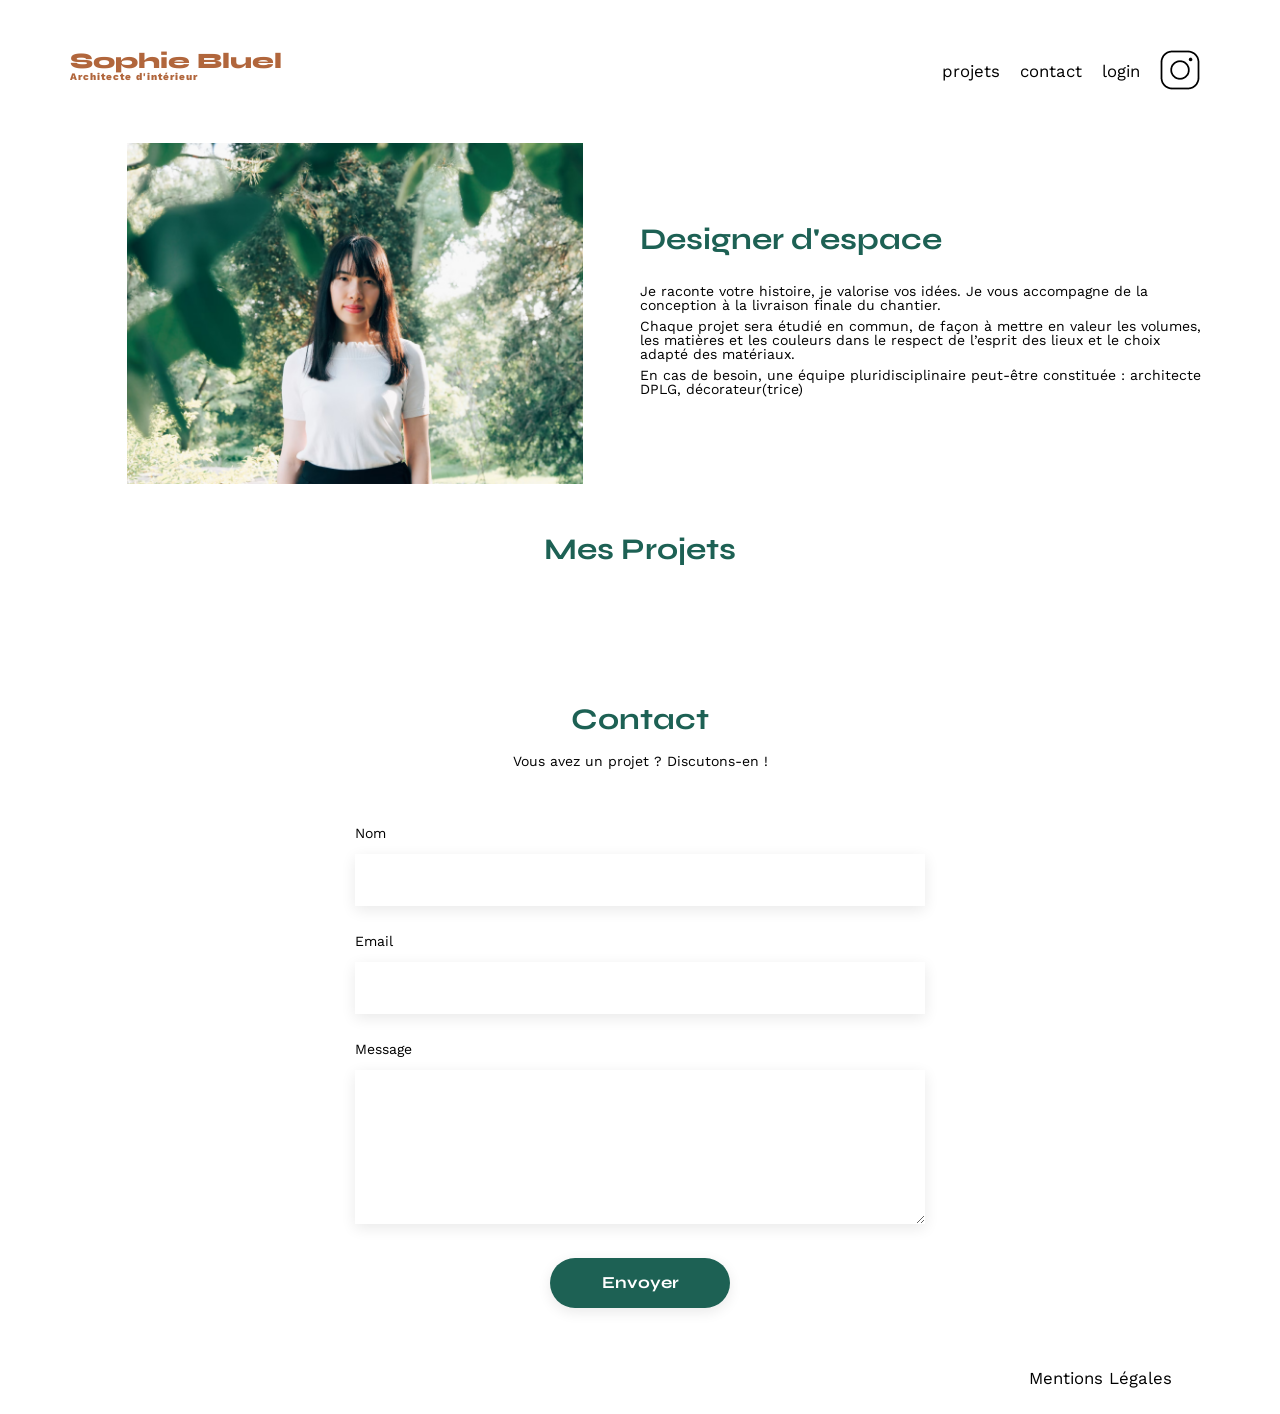
<file: FrontEnd/index.html>
<!DOCTYPE html>
<html lang="fr">

<head>
	<meta charset="UTF-8">
	<title>Sophie Bluel - Architecte d'intérieur</title>

	<meta name="viewport" content="width=device-width, initial-scale=1.0">

	<link rel="preconnect" href="https://fonts.googleapis.com">
	<link rel="preconnect" href="https://fonts.gstatic.com" crossorigin>

	<link href="https://fonts.googleapis.com/css2?family=Syne:wght@700;800&family=Work+Sans&display=swap" rel="stylesheet">

	<meta name="description" content="">

	<link rel="stylesheet" href="./assets/style.css">
</head>

<body>

<header>

	<h1>
		Sophie Bluel
		<span>Architecte d'intérieur</span>
	</h1>

	<nav>
		<ul>
			<li>projets</li>
			<li>contact</li>

			<li id="login-link">
				<a href="login.html">login</a>
			</li>

			<li>
				<img src="./assets/icons/instagram.png" alt="Instagram">
			</li>
		</ul>
	</nav>

</header>

<main>

	<section id="introduction">

		<figure>
			<img src="./assets/images/sophie-bluel.png" alt="">
		</figure>

		<article>

			<h2>Designer d'espace</h2>

			<p>
				Je raconte votre histoire, je valorise vos idées.
				Je vous accompagne de la conception à la livraison finale du chantier.
			</p>

			<p>
				Chaque projet sera étudié en commun, de façon à mettre en valeur
				les volumes, les matières et les couleurs dans le respect de l’esprit
				des lieux et le choix adapté des matériaux.
			</p>

			<p>
				En cas de besoin, une équipe pluridisciplinaire peut-être constituée :
				architecte DPLG, décorateur(trice)
			</p>

		</article>

	</section>

	<section id="portfolio">

		<div class="portfolio-title">
			<h2>Mes Projets</h2>

			<button id="edit-button">
				modifier
			</button>
		</div>

		<div id="filters"></div>

		<div class="gallery" id="gallery"></div>

	</section>

	<section id="contact">

		<h2>Contact</h2>

		<p>Vous avez un projet ? Discutons-en !</p>

		<form action="#" method="post">

			<label for="name">Nom</label>
			<input type="text" name="name" id="name">

			<label for="email">Email</label>
			<input type="email" name="email" id="email">

			<label for="message">Message</label>
			<textarea name="message" id="message" cols="30" rows="10"></textarea>

			<input type="submit" value="Envoyer">

		</form>

	</section>

</main>

<footer>
	<nav>
		<ul>
			<li>Mentions Légales</li>
		</ul>
	</nav>
</footer>

<!-- ===================== -->
<!-- MODALE -->
<!-- ===================== -->

<div id="modal" class="modal hidden">

	<div class="modal-content">

		<button id="close-modal" class="close-modal">×</button>

		<button id="back-modal" class="back-modal hidden">←</button>

		<!-- ===================== -->
		<!-- GALERIE -->
		<!-- ===================== -->

		<div id="modal-gallery-view">

			<h3>Galerie photo</h3>

			<div id="modal-gallery" class="modal-gallery"></div>

			<button id="add-photo-button">
				Ajouter une photo
			</button>

		</div>

		<!-- ===================== -->
		<!-- AJOUT PHOTO -->
		<!-- ===================== -->

		<div id="modal-add-view" class="hidden">

			<h3>Ajout photo</h3>

			<form id="add-photo-form">

				<div id="preview-zone">

					<img id="image-preview"
						 class="hidden"
						 alt="Preview image">

				</div>

				<label for="photo">Image</label>

				<input type="file"
					   id="photo"
					   name="image"
					   accept="image/png, image/jpeg">

				<label for="title">Titre</label>

				<input type="text"
					   id="title"
					   name="title">

				<label for="category">Catégorie</label>

				<select id="category"
						name="category">
				</select>

				<input type="submit"
					   value="Valider">

			</form>

		</div>

	</div>

</div>

<script src="./assets/js/script.js"></script>

</body>
</html>
</file>
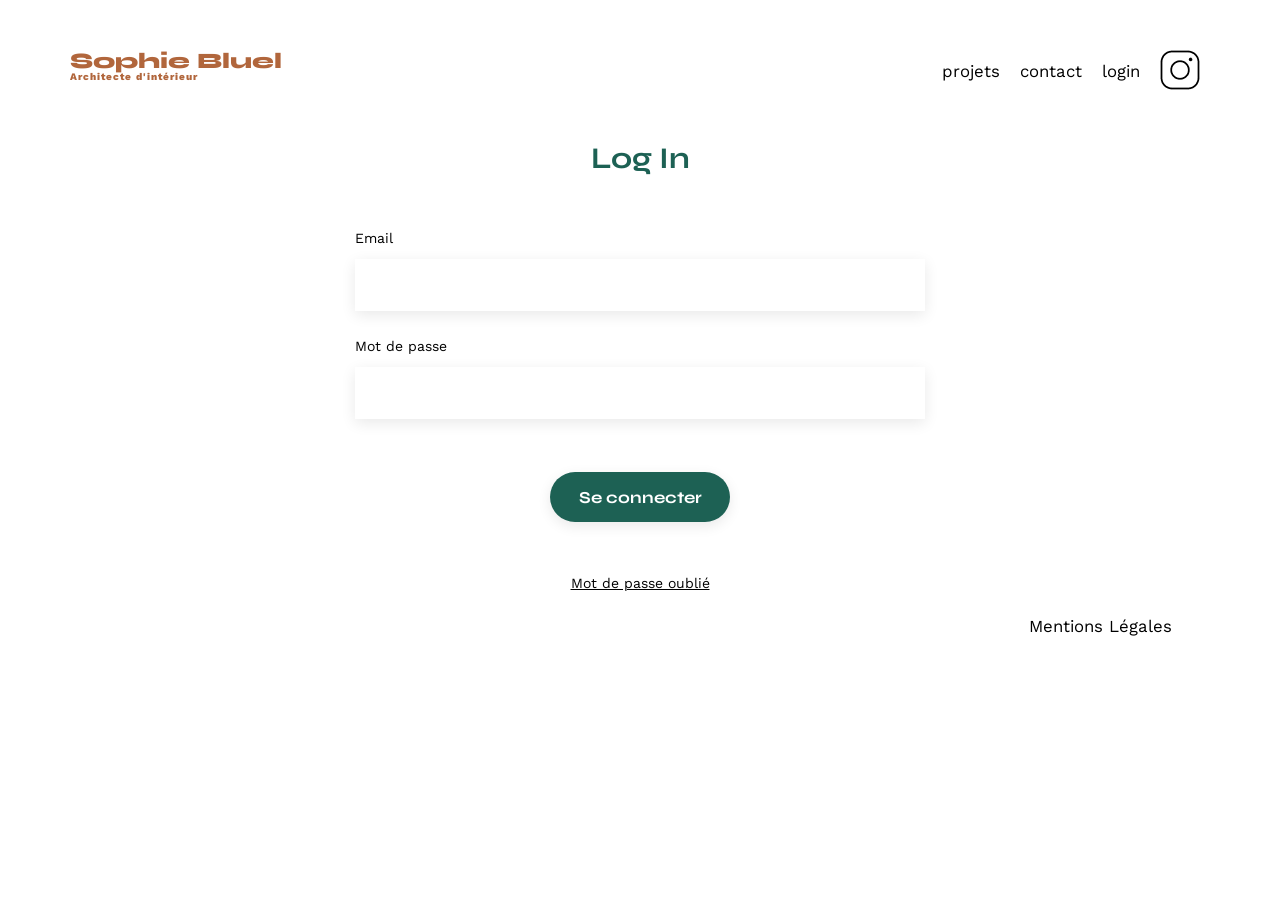
<file: FrontEnd/login.html>
<!DOCTYPE html>
<html lang="fr">

<head>
	<meta charset="UTF-8">
	<title>Login - Sophie Bluel</title>

	<meta name="viewport" content="width=device-width, initial-scale=1.0">

	<link rel="preconnect" href="https://fonts.googleapis.com">
	<link rel="preconnect" href="https://fonts.gstatic.com" crossorigin>

	<link href="https://fonts.googleapis.com/css2?family=Syne:wght@700;800&family=Work+Sans&display=swap" rel="stylesheet">

	<link rel="stylesheet" href="./assets/style.css">
</head>

<body>

<header>
	<h1>
		Sophie Bluel
		<span>Architecte d'intérieur</span>
	</h1>

	<nav>
		<ul>
			<li><a href="index.html">projets</a></li>
			<li>contact</li>
			<li>login</li>

			<li>
				<img src="./assets/icons/instagram.png" alt="Instagram">
			</li>
		</ul>
	</nav>
</header>

<main>

	<section id="login">

		<h2>Log In</h2>

		<form id="login-form">

			<label for="email">Email</label>
			<input type="email" name="email" id="email">

			<label for="password">Mot de passe</label>
			<input type="password" name="password" id="password">

			<p id="error-message"></p>

			<input type="submit" value="Se connecter">

		</form>

		<p>Mot de passe oublié</p>

	</section>

</main>

<footer>
	<nav>
		<ul>
			<li>Mentions Légales</li>
		</ul>
	</nav>
</footer>

<script src="./assets/js/login.js"></script>

</body>
</html>
</file>
<file: FrontEnd/assets/style.css>
/* http://meyerweb.com/eric/tools/css/reset/
   v2.0 | 20110126
   License: none (public domain)
*/

html, body, div, span, applet, object, iframe,
h1, h2, h3, h4, h5, h6, p, blockquote, pre,
a, abbr, acronym, address, big, cite, code,
del, dfn, em, img, ins, kbd, q, s, samp,
small, strike, strong, sub, sup, tt, var,
b, u, i, center,
dl, dt, dd, ol, ul, li,
fieldset, form, label, legend,
table, caption, tbody, tfoot, thead, tr, th, td,
article, aside, canvas, details, embed,
figure, figcaption, footer, header, hgroup,
menu, nav, output, ruby, section, summary,
time, mark, audio, video {
	margin: 0;
	padding: 0;
	border: 0;
	font-size: 100%;
	font: inherit;
	vertical-align: baseline;
}

article, aside, details, figcaption, figure,
footer, header, hgroup, menu, nav, section {
	display: block;
}

body {
	line-height: 1;
	max-width: 1140px;
	margin: auto;
	font-family: 'Work Sans';
	font-size: 14px;
}

ol, ul {
	list-style: none;
}

blockquote, q {
	quotes: none;
}

blockquote:before, blockquote:after,
q:before, q:after {
	content: '';
	content: none;
}

table {
	border-collapse: collapse;
	border-spacing: 0;
}

/** end reset css**/

header {
	display: flex;
	justify-content: space-between;
	margin: 50px 0;
}

section {
	margin: 50px 0;
}

h1 {
	display: flex;
	flex-direction: column;
	font-family: 'Syne';
	font-size: 22px;
	font-weight: 800;
	color: #B1663C;
}

h1 > span {
	font-family: 'Work Sans';
	font-size: 10px;
	letter-spacing: 0.1em;
}

h2 {
	font-family: 'Syne';
	font-weight: 700;
	font-size: 30px;
	color: #1D6154;
}

a {
	color: inherit;
	text-decoration: none;
}

nav ul {
	display: flex;
	align-items: center;
	list-style-type: none;
}

nav li {
	padding: 0 10px;
	font-size: 1.2em;
}

li:hover {
	color: #B1663C;
}

#introduction {
	display: flex;
	align-items: center;
}

#introduction figure {
	flex: 1;
}

#introduction img {
	display: block;
	margin: auto;
	width: 80%;
}

#introduction article {
	flex: 1;
}

#introduction h2 {
	margin-bottom: 1em;
}

#introduction p {
	margin-bottom: 0.5em;
}

#portfolio h2 {
	text-align: center;
	margin-bottom: 1em;
}

.gallery {
	width: 100%;
	display: grid;
	grid-template-columns: repeat(3, 1fr);
	gap: 20px;
}

.gallery img {
	width: 100%;
	height: auto;
	display: block;
}

#contact {
	width: 50%;
	margin: auto;
}

#contact > * {
	text-align: center;
}

#contact h2 {
	margin-bottom: 20px;
}

#contact form {
	text-align: left;
	margin-top: 30px;
	display: flex;
	flex-direction: column;
}

#contact input {
	height: 50px;
	font-size: 1.2em;
	border: none;
	box-shadow: 0px 4px 14px rgba(0, 0, 0, 0.09);
}

#contact label {
	margin: 2em 0 1em 0;
}

#contact textarea {
	border: none;
	box-shadow: 0px 4px 14px rgba(0, 0, 0, 0.09);
}

input[type="submit"] {
	font-family: 'Syne';
	font-weight: 700;
	color: white;
	background-color: #1D6154;
	margin: 2em auto;
	width: 180px;
	text-align: center;
	border-radius: 60px;
}

footer nav ul {
	display: flex;
	justify-content: flex-end;
	margin: 2em;
}

/* FILTRES */

#filters {
	display: flex;
	justify-content: center;
	gap: 10px;
	margin-bottom: 30px;
	flex-wrap: wrap;
}

#filters button {
	padding: 8px 16px;
	border: 1px solid black;
	background: white;
	border-radius: 20px;
	cursor: pointer;
	font-family: 'Work Sans';
	transition: 0.2s;
}

#filters button:hover {
	background: black;
	color: white;
}

#filters button.active {
	background: black;
	color: white;
}

/* LOGIN */

#login {
	width: 50%;
	margin: auto;
}

#login h2 {
	text-align: center;
	margin-bottom: 30px;
}

#login form {
	display: flex;
	flex-direction: column;
}

#login label {
	margin: 2em 0 1em 0;
}

#login input {
	height: 50px;
	font-size: 1.2em;
	border: none;
	box-shadow: 0px 4px 14px rgba(0, 0, 0, 0.09);
}

#login input[type="submit"] {
	font-family: 'Syne';
	font-weight: 700;
	color: white;
	background-color: #1D6154;
	margin: 2em auto;
	width: 180px;
	text-align: center;
	border-radius: 60px;
	cursor: pointer;
}

#login p {
	text-align: center;
	text-decoration: underline;
	margin-top: 20px;
}

#error-message {
	color: red;
	text-align: center;
	margin-top: 20px;
}

/* MODE EDITION */

.edit-bar {
	background-color: black;
	color: white;
	text-align: center;
	padding: 15px;
	width: 100%;
	position: fixed;
	top: 0;
	left: 0;
	z-index: 10;
}

.portfolio-title {
	display: flex;
	justify-content: center;
	align-items: center;
	gap: 30px;
	margin-bottom: 30px;
}

#edit-button {
	border: none;
	background: none;
	cursor: pointer;
	font-family: 'Work Sans';
}/* MODALE */

.hidden {
	display: none;
}

.modal {
	position: fixed;
	top: 0;
	left: 0;
	width: 100%;
	height: 100%;
	background-color: rgba(0, 0, 0, 0.3);
	z-index: 20;
	display: flex;
	justify-content: center;
	align-items: center;
}

.modal.hidden {
	display: none;
}

.modal-content {
	background-color: white;
	width: 600px;
	min-height: 500px;
	border-radius: 10px;
	padding: 30px;
	position: relative;
}

.close-modal {
	position: absolute;
	top: 20px;
	right: 20px;
	border: none;
	background: none;
	font-size: 25px;
	cursor: pointer;
}

.back-modal {
	position: absolute;
	top: 20px;
	left: 20px;
	border: none;
	background: none;
	font-size: 25px;
	cursor: pointer;
}

.modal-content h3 {
	text-align: center;
	font-size: 26px;
	margin-bottom: 30px;
}

.modal-gallery {
	display: grid;
	grid-template-columns: repeat(5, 1fr);
	gap: 10px;
	margin-bottom: 30px;
}

.modal-gallery img {
	width: 100%;
	display: block;
}

#add-photo-button,
#add-photo-form input[type="submit"] {
	display: block;
	margin: 30px auto;
	background-color: #1D6154;
	color: white;
	border: none;
	border-radius: 60px;
	padding: 10px 30px;
	font-family: 'Syne';
	cursor: pointer;
}

#add-photo-form {
	display: flex;
	flex-direction: column;
	width: 70%;
	margin: auto;
}

#add-photo-form label {
	margin: 15px 0 8px;
}

#add-photo-form input,
#add-photo-form select {
	height: 40px;
	border: none;
	box-shadow: 0px 4px 14px rgba(0, 0, 0, 0.09);
}.modal-work {
	position: relative;
}

.delete-work {
	position: absolute;
	top: 5px;
	right: 5px;
	background-color: black;
	color: white;
	border: none;
	border-radius: 3px;
	cursor: pointer;
	padding: 4px 6px;
}#preview-zone {
	display: flex;
	justify-content: center;
	align-items: center;
	min-height: 120px;
	background-color: #E8F1F6;
	margin-bottom: 20px;
}

#image-preview {
	max-width: 100%;
	max-height: 180px;
	object-fit: cover;
}
</file>
